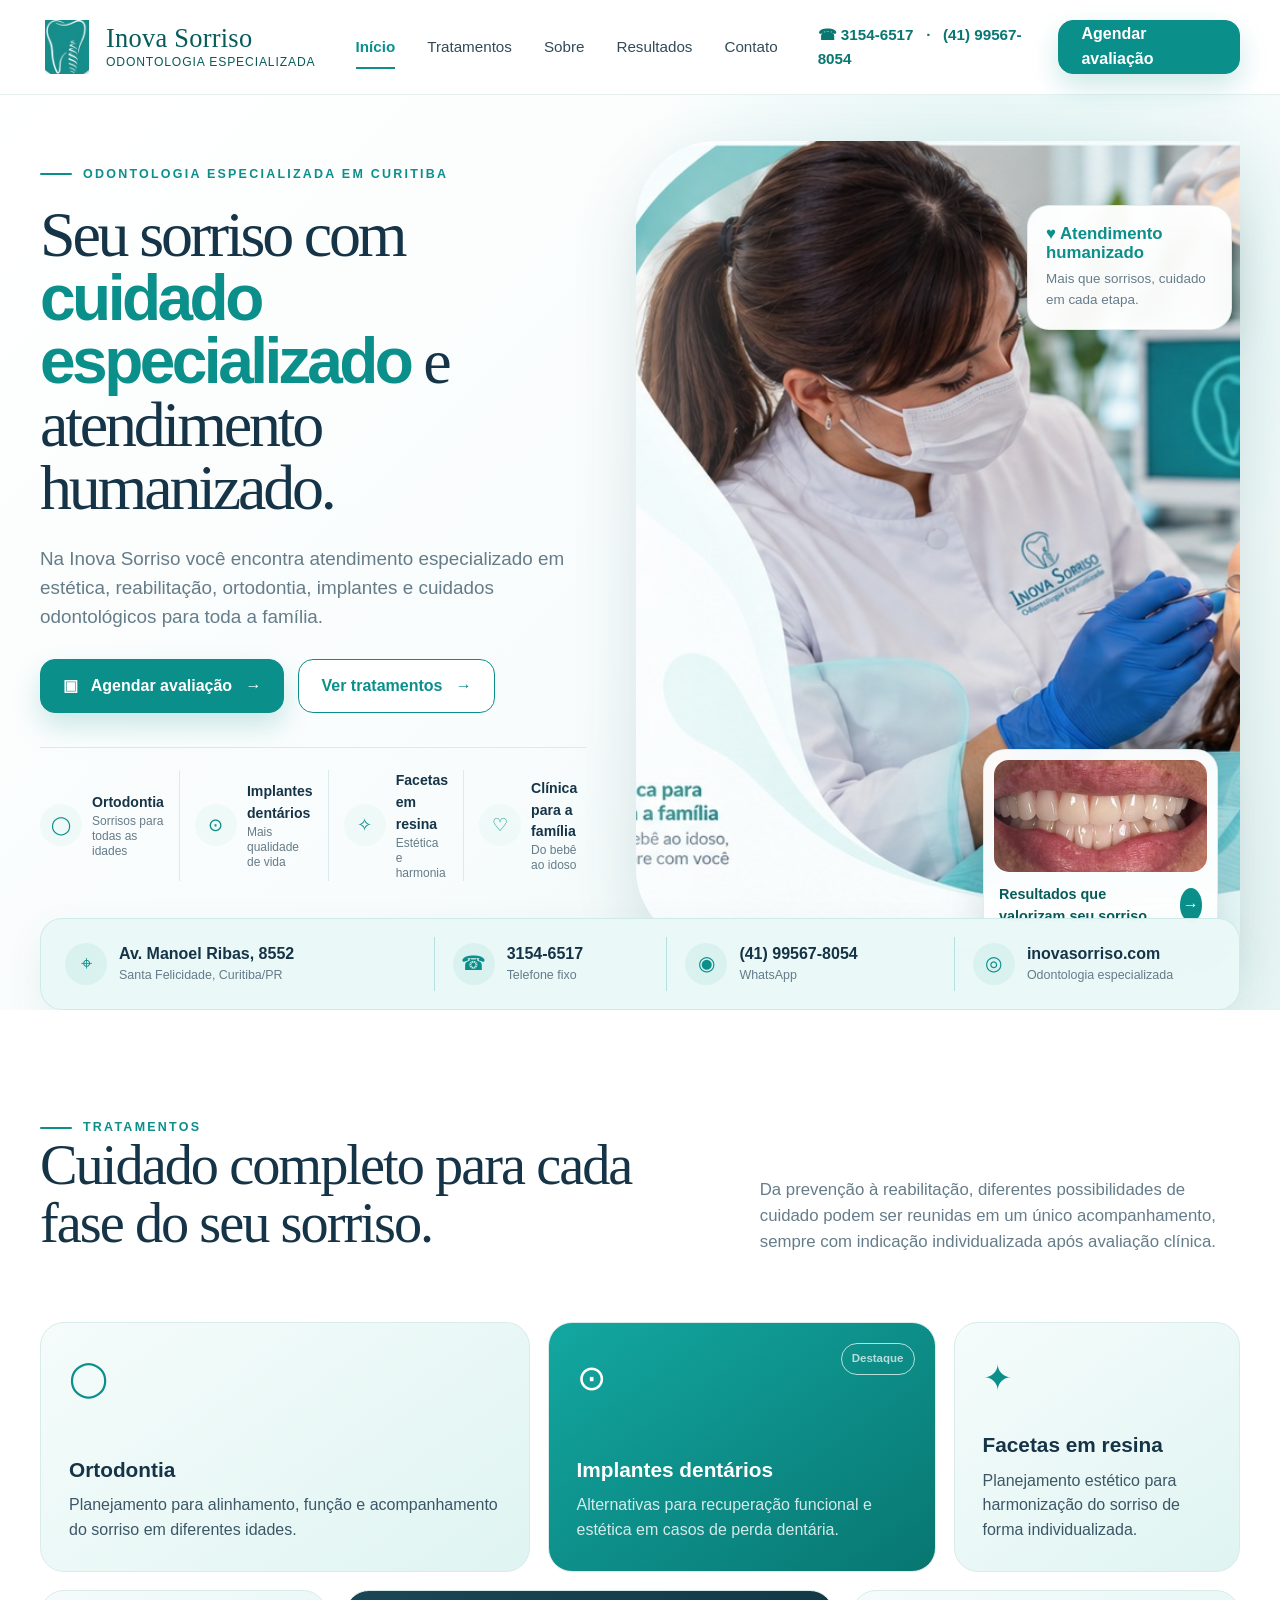
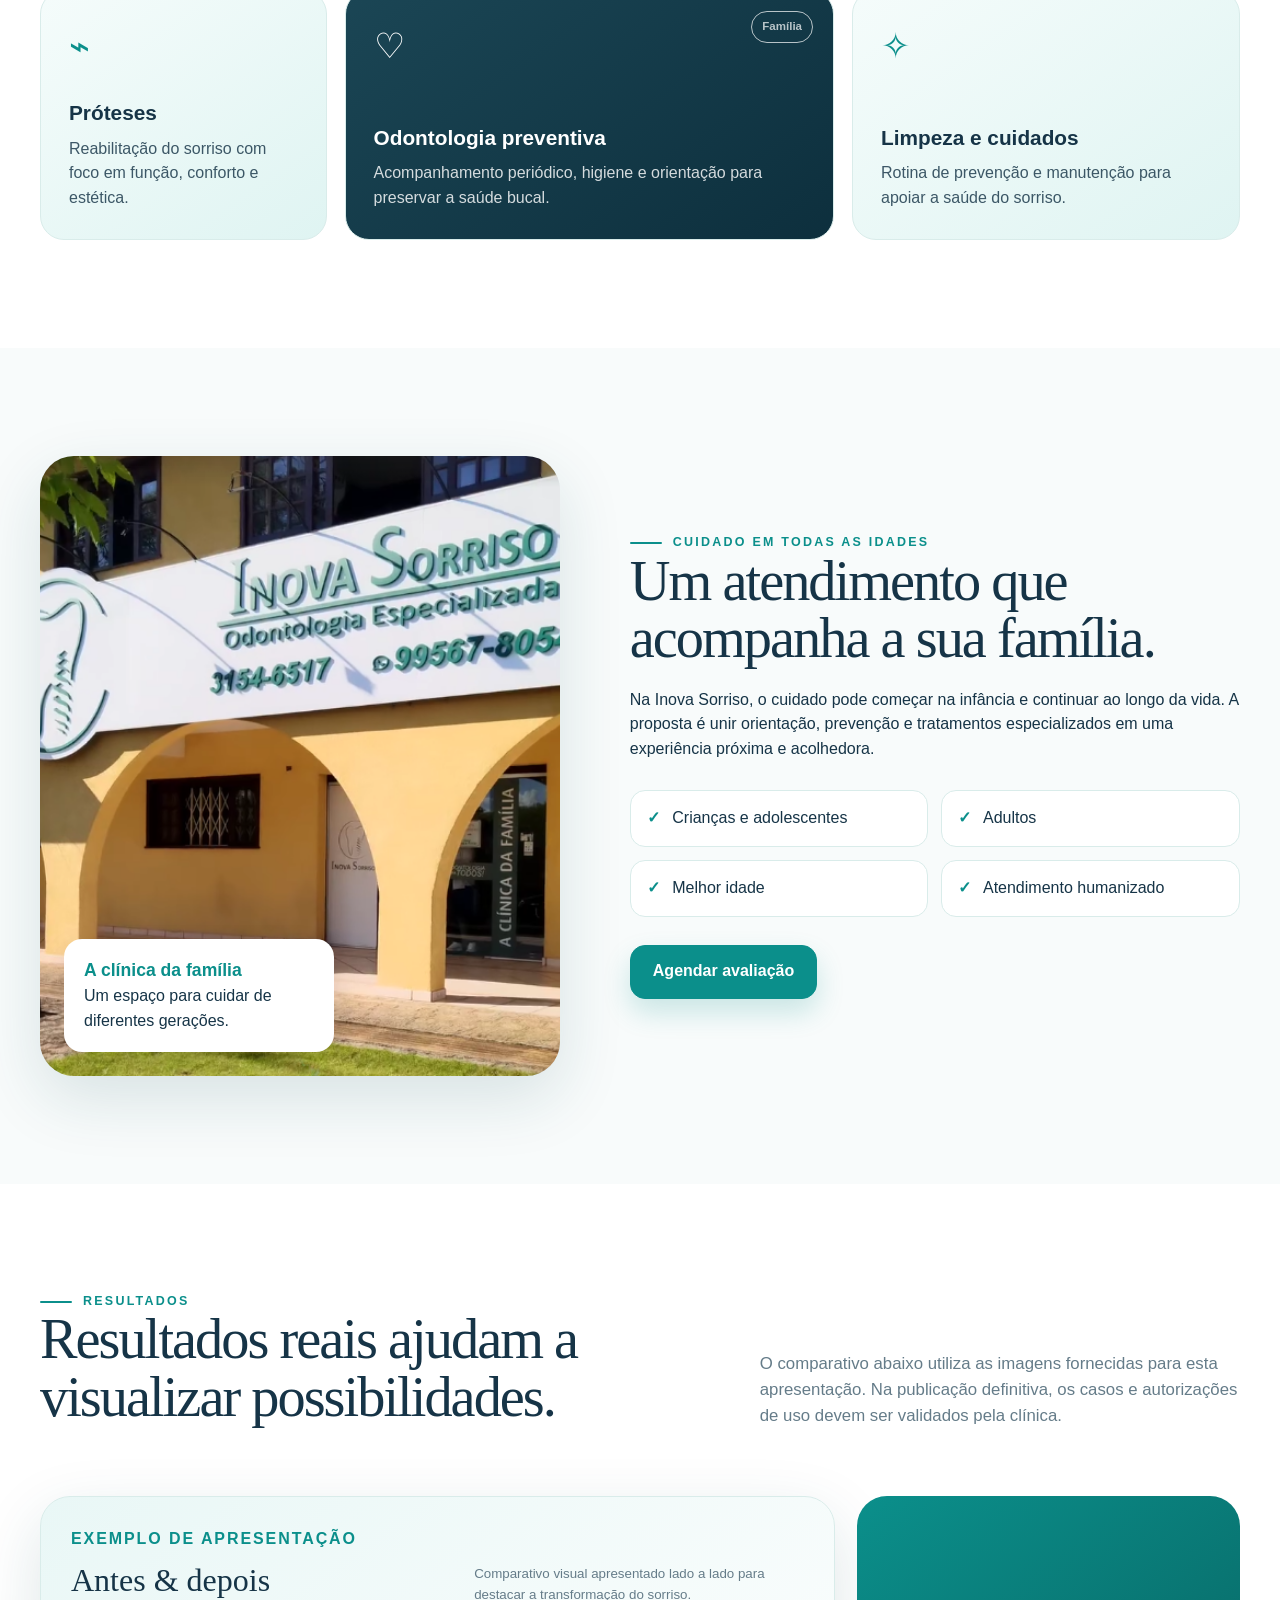
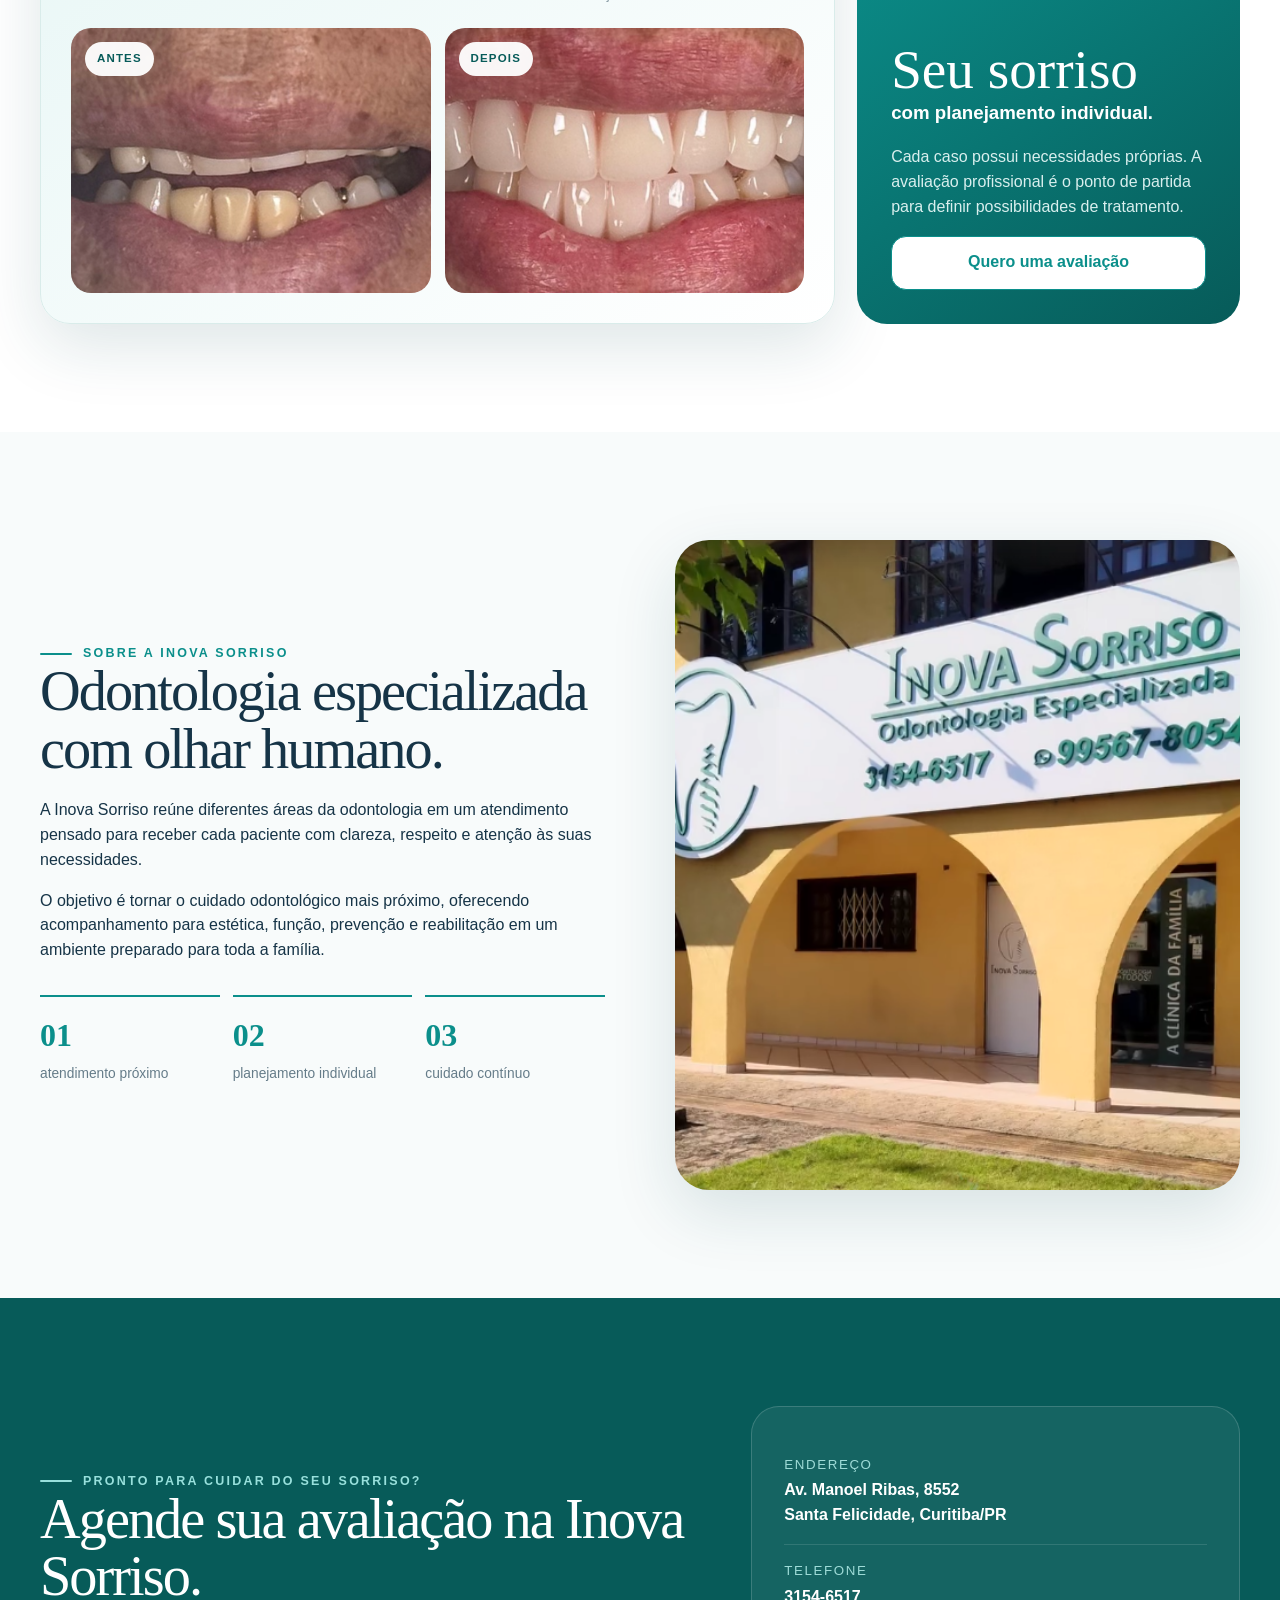
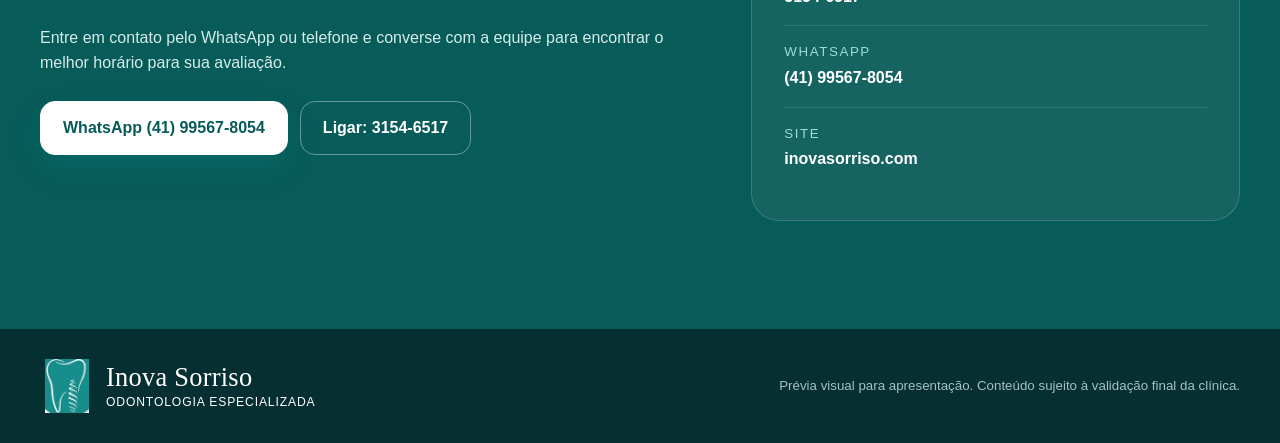
<file: index.html>
<!doctype html>
<html lang="pt-BR">
<head>
<meta charset="utf-8">
<meta name="viewport" content="width=device-width,initial-scale=1">
<meta name="theme-color" content="#0B8F8B">
<title>Inova Sorriso | Odontologia Especializada</title>
<link rel="icon" type="image/png" href="assets/images/logo-inova-sorriso.png">
<link rel="stylesheet" href="styles.css">
</head>
<body>

<header class="site-header">
  <div class="container header-inner">
    <a class="brand" href="#inicio">
      <img src="assets/images/logo-inova-sorriso.png" alt="Símbolo Inova Sorriso">
      <span class="brand-copy"><strong>Inova Sorriso</strong><span>ODONTOLOGIA ESPECIALIZADA</span></span>
    </a>
    <nav class="nav" aria-label="Navegação principal">
      <a class="active" href="#inicio">Início</a>
      <a href="#tratamentos">Tratamentos</a>
      <a href="#sobre">Sobre</a>
      <a href="#resultados">Resultados</a>
      <a href="#contato">Contato</a>
    </nav>
    <div class="header-actions">
      <span class="header-phone">☎ 3154-6517 &nbsp; · &nbsp; (41) 99567-8054</span>
      <a class="btn primary" href="https://wa.me/5541995678054">Agendar avaliação</a>
    </div>
  </div>
</header>

<main>
<section class="hero" id="inicio">
  <div class="container hero-inner">
    <div class="hero-copy">
      <div class="eyebrow">Odontologia especializada em Curitiba</div>
      <h1>Seu sorriso com <strong>cuidado especializado</strong> e atendimento humanizado.</h1>
      <p>Na Inova Sorriso você encontra atendimento especializado em estética, reabilitação, ortodontia, implantes e cuidados odontológicos para toda a família.</p>
      <div class="hero-actions">
        <a class="btn primary" href="https://wa.me/5541995678054">▣ &nbsp; Agendar avaliação &nbsp; →</a>
        <a class="btn secondary" href="#tratamentos">Ver tratamentos &nbsp; →</a>
      </div>

      <div class="hero-services">
        <div class="hero-service"><div class="circle">◯</div><div><b>Ortodontia</b><span>Sorrisos para todas as idades</span></div></div>
        <div class="hero-service"><div class="circle">⊙</div><div><b>Implantes dentários</b><span>Mais qualidade de vida</span></div></div>
        <div class="hero-service"><div class="circle">✧</div><div><b>Facetas em resina</b><span>Estética e harmonia</span></div></div>
        <div class="hero-service"><div class="circle">♡</div><div><b>Clínica para a família</b><span>Do bebê ao idoso</span></div></div>
      </div>
    </div>

    <div class="hero-visual">
      <div class="hero-photo-wrap">
        <img class="hero-photo" src="assets/images/hero-atendimento.jpg" alt="Atendimento odontológico em consultório moderno">
      </div>

      <aside class="float-card float-human">
        <strong>♥ Atendimento humanizado</strong>
        <p>Mais que sorrisos, cuidado em cada etapa.</p>
      </aside>

      <aside class="float-card float-result">
        <img src="assets/images/sorriso-resultado.png" alt="Exemplo de resultado odontológico">
        <div><strong>Resultados que valorizam seu sorriso</strong><span class="arrow">→</span></div>
      </aside>
    </div>
  </div>

  <div class="container contact-strip">
    <div class="contact-card">
      <div class="contact-item"><span class="ci">⌖</span><div><b>Av. Manoel Ribas, 8552</b><span>Santa Felicidade, Curitiba/PR</span></div></div>
      <div class="contact-item"><span class="ci">☎</span><div><b>3154-6517</b><span>Telefone fixo</span></div></div>
      <div class="contact-item"><span class="ci">◉</span><div><b>(41) 99567-8054</b><span>WhatsApp</span></div></div>
      <div class="contact-item"><span class="ci">◎</span><div><b>inovasorriso.com</b><span>Odontologia especializada</span></div></div>
    </div>
  </div>
</section>

<section class="section" id="tratamentos">
  <div class="container">
    <div class="section-head">
      <div><div class="eyebrow">Tratamentos</div><h2>Cuidado completo para cada fase do seu sorriso.</h2></div>
      <p>Da prevenção à reabilitação, diferentes possibilidades de cuidado podem ser reunidas em um único acompanhamento, sempre com indicação individualizada após avaliação clínica.</p>
    </div>
    <div class="treatments">
      <article class="treatment"><div class="symbol">◯</div><h3>Ortodontia</h3><p>Planejamento para alinhamento, função e acompanhamento do sorriso em diferentes idades.</p></article>
      <article class="treatment"><span class="tag">Destaque</span><div class="symbol">⊙</div><h3>Implantes dentários</h3><p>Alternativas para recuperação funcional e estética em casos de perda dentária.</p></article>
      <article class="treatment"><div class="symbol">✦</div><h3>Facetas em resina</h3><p>Planejamento estético para harmonização do sorriso de forma individualizada.</p></article>
      <article class="treatment"><div class="symbol">⌁</div><h3>Próteses</h3><p>Reabilitação do sorriso com foco em função, conforto e estética.</p></article>
      <article class="treatment"><span class="tag">Família</span><div class="symbol">♡</div><h3>Odontologia preventiva</h3><p>Acompanhamento periódico, higiene e orientação para preservar a saúde bucal.</p></article>
      <article class="treatment"><div class="symbol">✧</div><h3>Limpeza e cuidados</h3><p>Rotina de prevenção e manutenção para apoiar a saúde do sorriso.</p></article>
    </div>
  </div>
</section>

<section class="section soft">
  <div class="container family-grid">
    <div class="family-photo">
      <img src="assets/images/clinica-familia.png" alt="Fachada da clínica Inova Sorriso">
      <div class="family-badge"><strong>A clínica da família</strong><span>Um espaço para cuidar de diferentes gerações.</span></div>
    </div>
    <div>
      <div class="eyebrow">Cuidado em todas as idades</div>
      <h2>Um atendimento que acompanha a sua família.</h2>
      <p>Na Inova Sorriso, o cuidado pode começar na infância e continuar ao longo da vida. A proposta é unir orientação, prevenção e tratamentos especializados em uma experiência próxima e acolhedora.</p>
      <div class="checks">
        <div class="check"><b>✓</b> Crianças e adolescentes</div>
        <div class="check"><b>✓</b> Adultos</div>
        <div class="check"><b>✓</b> Melhor idade</div>
        <div class="check"><b>✓</b> Atendimento humanizado</div>
      </div>
      <a class="btn primary" href="https://wa.me/5541995678054">Agendar avaliação</a>
    </div>
  </div>
</section>

<section class="section" id="resultados">
  <div class="container">
    <div class="section-head">
      <div><div class="eyebrow">Resultados</div><h2>Resultados reais ajudam a visualizar possibilidades.</h2></div>
      <p>O comparativo abaixo utiliza as imagens fornecidas para esta apresentação. Na publicação definitiva, os casos e autorizações de uso devem ser validados pela clínica.</p>
    </div>

    <div class="results-grid">
      <div class="before-after-card">
        <div class="ba-title">
          <div><strong style="color:var(--teal);text-transform:uppercase;letter-spacing:.12em">Exemplo de apresentação</strong><h3>Antes & depois</h3></div>
          <small>Comparativo visual apresentado lado a lado para destacar a transformação do sorriso.</small>
        </div>
        <div class="ba-grid">
          <figure class="ba-image" style="margin:0">
            <img src="assets/images/antes-tratamento.png" alt="Antes do tratamento odontológico">
            <figcaption class="ba-label">ANTES</figcaption>
          </figure>
          <figure class="ba-image" style="margin:0">
            <img src="assets/images/sorriso-resultado.png" alt="Depois do tratamento odontológico">
            <figcaption class="ba-label">DEPOIS</figcaption>
          </figure>
        </div>
      </div>

      <aside class="result-side">
        <div class="metric">Seu sorriso</div>
        <h3>com planejamento individual.</h3>
        <p>Cada caso possui necessidades próprias. A avaliação profissional é o ponto de partida para definir possibilidades de tratamento.</p>
        <a class="btn secondary" href="https://wa.me/5541995678054">Quero uma avaliação</a>
      </aside>
    </div>
  </div>
</section>

<section class="section soft" id="sobre">
  <div class="container about-grid">
    <div>
      <div class="eyebrow">Sobre a Inova Sorriso</div>
      <h2>Odontologia especializada com olhar humano.</h2>
      <p>A Inova Sorriso reúne diferentes áreas da odontologia em um atendimento pensado para receber cada paciente com clareza, respeito e atenção às suas necessidades.</p>
      <p>O objetivo é tornar o cuidado odontológico mais próximo, oferecendo acompanhamento para estética, função, prevenção e reabilitação em um ambiente preparado para toda a família.</p>
      <div class="stats">
        <div class="stat"><strong>01</strong><span>atendimento próximo</span></div>
        <div class="stat"><strong>02</strong><span>planejamento individual</span></div>
        <div class="stat"><strong>03</strong><span>cuidado contínuo</span></div>
      </div>
    </div>
    <div class="facade"><img src="assets/images/clinica-familia.png" alt="Entrada da Inova Sorriso em Santa Felicidade"></div>
  </div>
</section>

<section class="section cta" id="contato">
  <div class="container cta-grid">
    <div>
      <div class="eyebrow">Pronto para cuidar do seu sorriso?</div>
      <h2>Agende sua avaliação na Inova Sorriso.</h2>
      <p>Entre em contato pelo WhatsApp ou telefone e converse com a equipe para encontrar o melhor horário para sua avaliação.</p>
      <div style="display:flex;gap:12px;flex-wrap:wrap;margin-top:26px">
        <a class="btn primary" style="background:#fff;color:var(--teal-deep);border-color:#fff" href="https://wa.me/5541995678054">WhatsApp (41) 99567-8054</a>
        <a class="btn secondary" style="background:transparent;color:#fff;border-color:rgba(255,255,255,.38)" href="tel:4131546517">Ligar: 3154-6517</a>
      </div>
    </div>
    <div class="cta-card">
      <div class="cta-row"><small>Endereço</small><strong>Av. Manoel Ribas, 8552<br>Santa Felicidade, Curitiba/PR</strong></div>
      <div class="cta-row"><small>Telefone</small><strong>3154-6517</strong></div>
      <div class="cta-row"><small>WhatsApp</small><strong>(41) 99567-8054</strong></div>
      <div class="cta-row"><small>Site</small><strong>inovasorriso.com</strong></div>
    </div>
  </div>
</section>
</main>

<footer>
  <div class="container footer-inner">
    <div class="brand"><img src="assets/images/logo-inova-sorriso.png" alt=""><span class="brand-copy"><strong>Inova Sorriso</strong><span>ODONTOLOGIA ESPECIALIZADA</span></span></div>
    <small>Prévia visual para apresentação. Conteúdo sujeito à validação final da clínica.</small>
  </div>
</footer>

</body>
</html>
</file>
<file: styles.css>
:root {
  --teal:#0B8F8B;
  --teal-dark:#087671;
  --teal-deep:#075B59;
  --teal-soft:#DFF4F2;
  --mint:#EEF9F8;
  --ink:#163447;
  --muted:#657C89;
  --line:#D9ECEA;
  --paper:#FFFFFF;
  --soft:#F8FBFB;
  --shadow:0 22px 65px rgba(18,75,85,.14);
  --radius:28px;
}
*{box-sizing:border-box}
html{scroll-behavior:smooth}
body{margin:0;background:#fff;color:var(--ink);font-family:Inter,Segoe UI,Arial,sans-serif;line-height:1.55}
img{display:block;max-width:100%}
a{text-decoration:none;color:inherit}
button,input,textarea,select{font:inherit}
.container{width:min(1200px,calc(100% - 40px));margin:auto}
.eyebrow{display:flex;align-items:center;gap:11px;color:var(--teal);font-size:.78rem;font-weight:800;letter-spacing:.18em;text-transform:uppercase}
.eyebrow:before{content:"";width:32px;height:2px;border-radius:99px;background:var(--teal)}
.btn{display:inline-flex;align-items:center;justify-content:center;gap:10px;min-height:54px;padding:0 22px;border-radius:15px;border:1px solid var(--teal);font-weight:800;transition:.25s}
.btn.primary{background:var(--teal);color:#fff;box-shadow:0 13px 28px rgba(11,143,139,.2)}
.btn.primary:hover{background:var(--teal-dark);transform:translateY(-2px)}
.btn.secondary{background:#fff;color:var(--teal)}
.btn.secondary:hover{background:var(--mint)}
h1,h2,h3,p{margin-top:0}
h2{font-family:Georgia,'Times New Roman',serif;font-size:clamp(2.25rem,4.4vw,4.7rem);line-height:1.02;letter-spacing:-.035em;font-weight:500;margin-bottom:1.25rem}

/* Header */
.site-header{position:relative;z-index:20;border-bottom:1px solid rgba(15,100,105,.1);background:rgba(255,255,255,.96)}
.header-inner{min-height:92px;display:grid;grid-template-columns:auto 1fr auto;gap:40px;align-items:center}
.brand{display:flex;align-items:center;gap:12px;color:var(--teal-deep)}
.brand img{width:54px;height:54px;object-fit:contain}
.brand-copy{line-height:1}
.brand-copy strong{display:block;font-family:Georgia,serif;font-size:1.65rem;font-weight:500;letter-spacing:.01em}
.brand-copy span{display:block;margin-top:5px;font-size:.76rem;letter-spacing:.07em}
.nav{display:flex;align-items:center;justify-content:center;gap:32px;color:#314B59;font-size:.95rem}
.nav a{position:relative;padding:35px 0}
.nav a.active{color:var(--teal);font-weight:800}
.nav a.active:after{content:"";position:absolute;left:0;right:0;bottom:25px;height:2px;background:var(--teal)}
.header-actions{display:flex;align-items:center;gap:13px}
.header-phone{font-weight:800;color:var(--teal-dark);font-size:.95rem}

/* HTML hero */
.hero{position:relative;overflow:hidden;background:linear-gradient(135deg,#ffffff 0%,#f8fcfc 54%,#e6f5f4 100%)}
.hero:before{content:"";position:absolute;inset:-20% auto auto 47%;width:760px;height:760px;border-radius:50%;background:radial-gradient(circle,rgba(41,183,176,.16),rgba(41,183,176,0) 68%);pointer-events:none}
.hero-inner{position:relative;min-height:790px;display:grid;grid-template-columns:48% 52%;align-items:center}
.hero-copy{padding:70px 30px 95px 0;position:relative;z-index:3}
.hero-copy h1{font-family:Georgia,'Times New Roman',serif;font-size:clamp(3.25rem,5vw,5.25rem);font-weight:500;line-height:.98;letter-spacing:-.05em;margin:20px 0 24px;max-width:760px}
.hero-copy h1 strong{font-family:Inter,Segoe UI,Arial,sans-serif;color:var(--teal);font-weight:850;letter-spacing:-.055em}
.hero-copy>p{font-size:1.18rem;color:var(--muted);max-width:660px;margin-bottom:28px}
.hero-actions{display:flex;gap:14px;flex-wrap:wrap;margin-bottom:34px}
.hero-services{display:grid;grid-template-columns:repeat(4,1fr);gap:0;border-top:1px solid var(--line);padding-top:22px;max-width:760px}
.hero-service{display:flex;gap:10px;align-items:center;padding:0 15px;border-right:1px solid var(--line)}
.hero-service:first-child{padding-left:0}
.hero-service:last-child{border-right:0}
.hero-service .circle{width:42px;height:42px;border-radius:50%;display:grid;place-items:center;background:var(--mint);color:var(--teal);font-size:1.1rem;flex:0 0 auto}
.hero-service b{display:block;font-size:.88rem}
.hero-service span{display:block;color:var(--muted);font-size:.75rem;line-height:1.25}

.hero-visual{align-self:stretch;position:relative;min-height:680px}
.hero-photo-wrap{position:absolute;inset:46px 0 28px 20px;border-radius:80px 0 0 80px;overflow:hidden;box-shadow:var(--shadow)}
.hero-photo-wrap:before{content:"";position:absolute;inset:0;z-index:1;background:linear-gradient(90deg,rgba(255,255,255,.25),transparent 28%)}
.hero-photo{width:100%;height:100%;object-fit:cover;object-position:50% 48%}
.float-card{position:absolute;z-index:4;background:rgba(255,255,255,.96);border:1px solid rgba(8,118,113,.12);box-shadow:0 17px 40px rgba(13,62,72,.14);backdrop-filter:blur(8px);border-radius:22px}
.float-human{right:8px;top:110px;width:205px;padding:18px}
.float-human strong{display:block;color:var(--teal);font-size:1.05rem;line-height:1.15;margin-bottom:7px}
.float-human p{font-size:.84rem;color:var(--muted);margin:0}
.float-result{right:22px;bottom:34px;width:235px;padding:10px}
.float-result img{width:100%;height:112px;border-radius:15px;object-fit:cover}
.float-result div{display:flex;align-items:center;justify-content:space-between;gap:10px;padding:11px 5px 3px}
.float-result strong{font-size:.9rem;color:var(--teal-deep)}
.arrow{width:34px;height:34px;border-radius:50%;background:var(--teal);color:white;display:grid;place-items:center;font-weight:900}

.contact-strip{position:relative;z-index:6;margin-top:-58px}
.contact-card{display:grid;grid-template-columns:1.35fr .85fr 1.05fr .95fr;align-items:center;background:rgba(234,248,247,.98);border:1px solid rgba(11,143,139,.12);border-radius:22px;padding:18px 24px;box-shadow:0 15px 38px rgba(19,89,96,.08)}
.contact-item{display:flex;gap:12px;align-items:center;padding:5px 18px;border-right:1px solid rgba(11,143,139,.22)}
.contact-item:first-child{padding-left:0}
.contact-item:last-child{border:0}
.contact-item .ci{width:42px;height:42px;border-radius:50%;background:#d9f2f0;color:var(--teal);display:grid;place-items:center;font-size:1.25rem;flex:0 0 auto}
.contact-item b{display:block}
.contact-item span{display:block;color:var(--muted);font-size:.78rem}

/* Generic sections */
.section{padding:108px 0}
.section.soft{background:var(--soft)}
.section-head{display:grid;grid-template-columns:1.15fr .85fr;gap:70px;align-items:end;margin-bottom:50px}
.section-head p{font-size:1.05rem;color:var(--muted);max-width:620px}
.treatments{display:grid;grid-template-columns:repeat(12,1fr);gap:18px}
.treatment{position:relative;min-height:250px;border-radius:24px;border:1px solid var(--line);background:linear-gradient(145deg,#f5fcfb,#dff4f2);padding:28px;display:flex;flex-direction:column;justify-content:flex-end;overflow:hidden;transition:.28s}
.treatment:hover{transform:translateY(-5px);box-shadow:var(--shadow)}
.treatment:nth-child(1){grid-column:span 5}
.treatment:nth-child(2){grid-column:span 4;background:linear-gradient(145deg,#13a7a1,#087671);color:#fff}
.treatment:nth-child(3){grid-column:span 3}
.treatment:nth-child(4){grid-column:span 3}
.treatment:nth-child(5){grid-column:span 5;background:linear-gradient(145deg,#1b4655,#0d2f3d);color:#fff}
.treatment:nth-child(6){grid-column:span 4}
.treatment .symbol{font-size:2.2rem;margin-bottom:auto;color:var(--teal)}
.treatment:nth-child(2) .symbol,.treatment:nth-child(5) .symbol{color:#fff}
.treatment h3{font-size:1.3rem;margin-bottom:7px}
.treatment p{margin:0;color:inherit;opacity:.82}
.tag{position:absolute;right:20px;top:20px;border:1px solid currentColor;border-radius:999px;padding:6px 10px;font-size:.72rem;font-weight:800;opacity:.7}

/* Family */
.family-grid{display:grid;grid-template-columns:.92fr 1.08fr;gap:70px;align-items:center}
.family-photo{position:relative;border-radius:34px;overflow:hidden;box-shadow:var(--shadow);background:#e7eeee}
.family-photo img{width:100%;height:620px;object-fit:cover}
.family-badge{position:absolute;left:24px;bottom:24px;max-width:270px;background:#fff;border-radius:18px;padding:18px 20px;box-shadow:0 12px 30px rgba(0,0,0,.11)}
.family-badge strong{display:block;color:var(--teal);font-size:1.1rem}
.checks{display:grid;grid-template-columns:1fr 1fr;gap:13px;margin:28px 0}
.check{border:1px solid var(--line);border-radius:15px;padding:15px 16px;background:#fff}
.check b{color:var(--teal);margin-right:8px}

/* Actual before-after */
.results-grid{display:grid;grid-template-columns:1.35fr .65fr;gap:22px}
.before-after-card{border-radius:30px;background:linear-gradient(145deg,#e9f7f6,#ffffff);border:1px solid var(--line);padding:30px;box-shadow:var(--shadow)}
.ba-title{display:flex;justify-content:space-between;align-items:end;gap:25px;margin-bottom:22px}
.ba-title h3{font-family:Georgia,serif;font-size:2rem;font-weight:500;margin:4px 0 0}
.ba-title small{color:var(--muted);max-width:330px}
.ba-grid{display:grid;grid-template-columns:1fr 1fr;gap:14px}
.ba-image{position:relative;border-radius:20px;overflow:hidden;background:#ddd}
.ba-image img{width:100%;height:265px;object-fit:cover}
.ba-label{position:absolute;left:14px;top:14px;padding:8px 12px;border-radius:999px;background:rgba(255,255,255,.95);color:var(--teal-deep);font-size:.72rem;font-weight:900;letter-spacing:.1em}
.result-side{border-radius:30px;padding:34px;background:linear-gradient(145deg,#0b8f8b,#075b59);color:#fff;display:flex;flex-direction:column;justify-content:flex-end}
.result-side .metric{font-family:Georgia,serif;font-size:3.45rem;line-height:1}
.result-side p{color:#d9efee}

/* About */
.about-grid{display:grid;grid-template-columns:1fr 1fr;gap:70px;align-items:center}
.facade{border-radius:34px;overflow:hidden;box-shadow:var(--shadow)}
.facade img{width:100%;height:650px;object-fit:cover}
.stats{display:grid;grid-template-columns:repeat(3,1fr);gap:13px;margin-top:32px}
.stat{padding-top:14px;border-top:2px solid var(--teal)}
.stat strong{display:block;color:var(--teal);font-family:Georgia,serif;font-size:2rem}
.stat span{font-size:.86rem;color:var(--muted)}

/* CTA */
.cta{background:var(--teal-deep);color:#fff}
.cta .eyebrow{color:#98e0dc}
.cta .eyebrow:before{background:#98e0dc}
.cta-grid{display:grid;grid-template-columns:1.15fr .85fr;gap:50px;align-items:center}
.cta p{color:#d5ecea;max-width:650px}
.cta-card{border:1px solid rgba(255,255,255,.16);background:rgba(255,255,255,.06);border-radius:28px;padding:32px}
.cta-row{padding:16px 0;border-bottom:1px solid rgba(255,255,255,.12)}
.cta-row:last-child{border:0}
.cta-row small{display:block;color:#9edbd7;text-transform:uppercase;letter-spacing:.12em}
.cta-row strong{display:block;margin-top:3px}
footer{background:#062F31;color:#D7EFED;padding:30px 0}
.footer-inner{display:flex;justify-content:space-between;gap:20px;align-items:center}
footer .brand{color:#fff}
footer small{opacity:.76}

@media(max-width:1050px){
  .nav{display:none}
  .header-inner{grid-template-columns:1fr auto}
  .header-phone{display:none}
  .hero-inner{grid-template-columns:1fr;min-height:auto}
  .hero-copy{padding:64px 0 40px}
  .hero-visual{min-height:590px}
  .hero-photo-wrap{inset:0 0 30px 0;border-radius:40px}
  .hero-services{grid-template-columns:1fr 1fr}
  .hero-service{padding:12px 15px;border-bottom:1px solid var(--line)}
  .contact-strip{margin-top:-15px}
  .contact-card{grid-template-columns:1fr 1fr}
  .contact-item{border-bottom:1px solid rgba(11,143,139,.18)}
  .section-head,.family-grid,.results-grid,.about-grid,.cta-grid{grid-template-columns:1fr;gap:34px}
  .treatment:nth-child(n){grid-column:span 6}
}
@media(max-width:680px){
  .container{width:min(100% - 28px,1200px)}
  .header-inner{min-height:76px}
  .brand img{width:44px;height:44px}
  .brand-copy strong{font-size:1.3rem}
  .header-actions .btn{display:none}
  .hero-copy h1{font-size:3rem}
  .hero-copy>p{font-size:1rem}
  .hero-actions{display:grid}
  .hero-services{grid-template-columns:1fr}
  .hero-service{border-right:0}
  .hero-visual{min-height:480px}
  .float-human{right:10px;top:35px;width:180px}
  .float-result{right:10px;bottom:30px;width:190px}
  .contact-card{grid-template-columns:1fr}
  .contact-item{padding:12px 0;border-right:0}
  .section{padding:76px 0}
  .treatments{grid-template-columns:1fr}
  .treatment:nth-child(n){grid-column:1}
  .checks,.ba-grid,.stats{grid-template-columns:1fr}
  .family-photo img,.facade img{height:430px}
  .ba-image img{height:220px}
  .footer-inner{display:grid}
}
</file>
